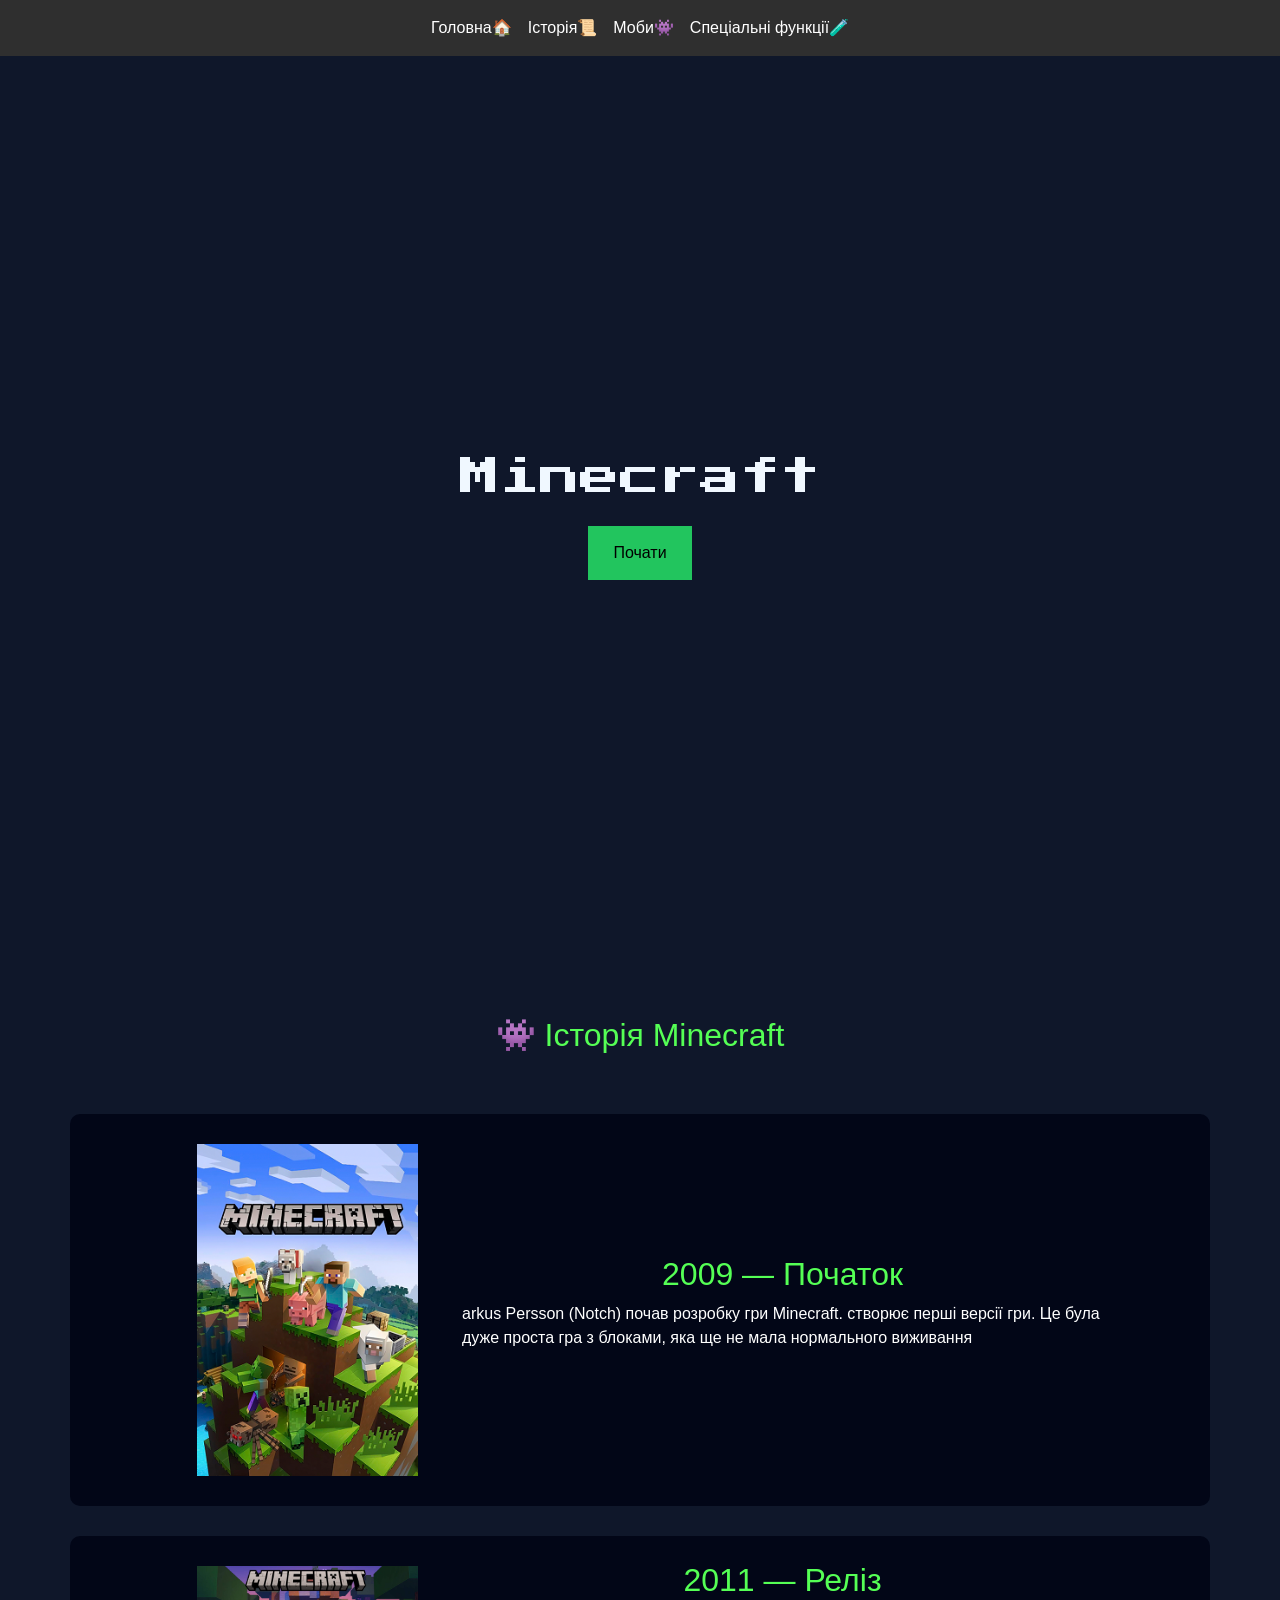
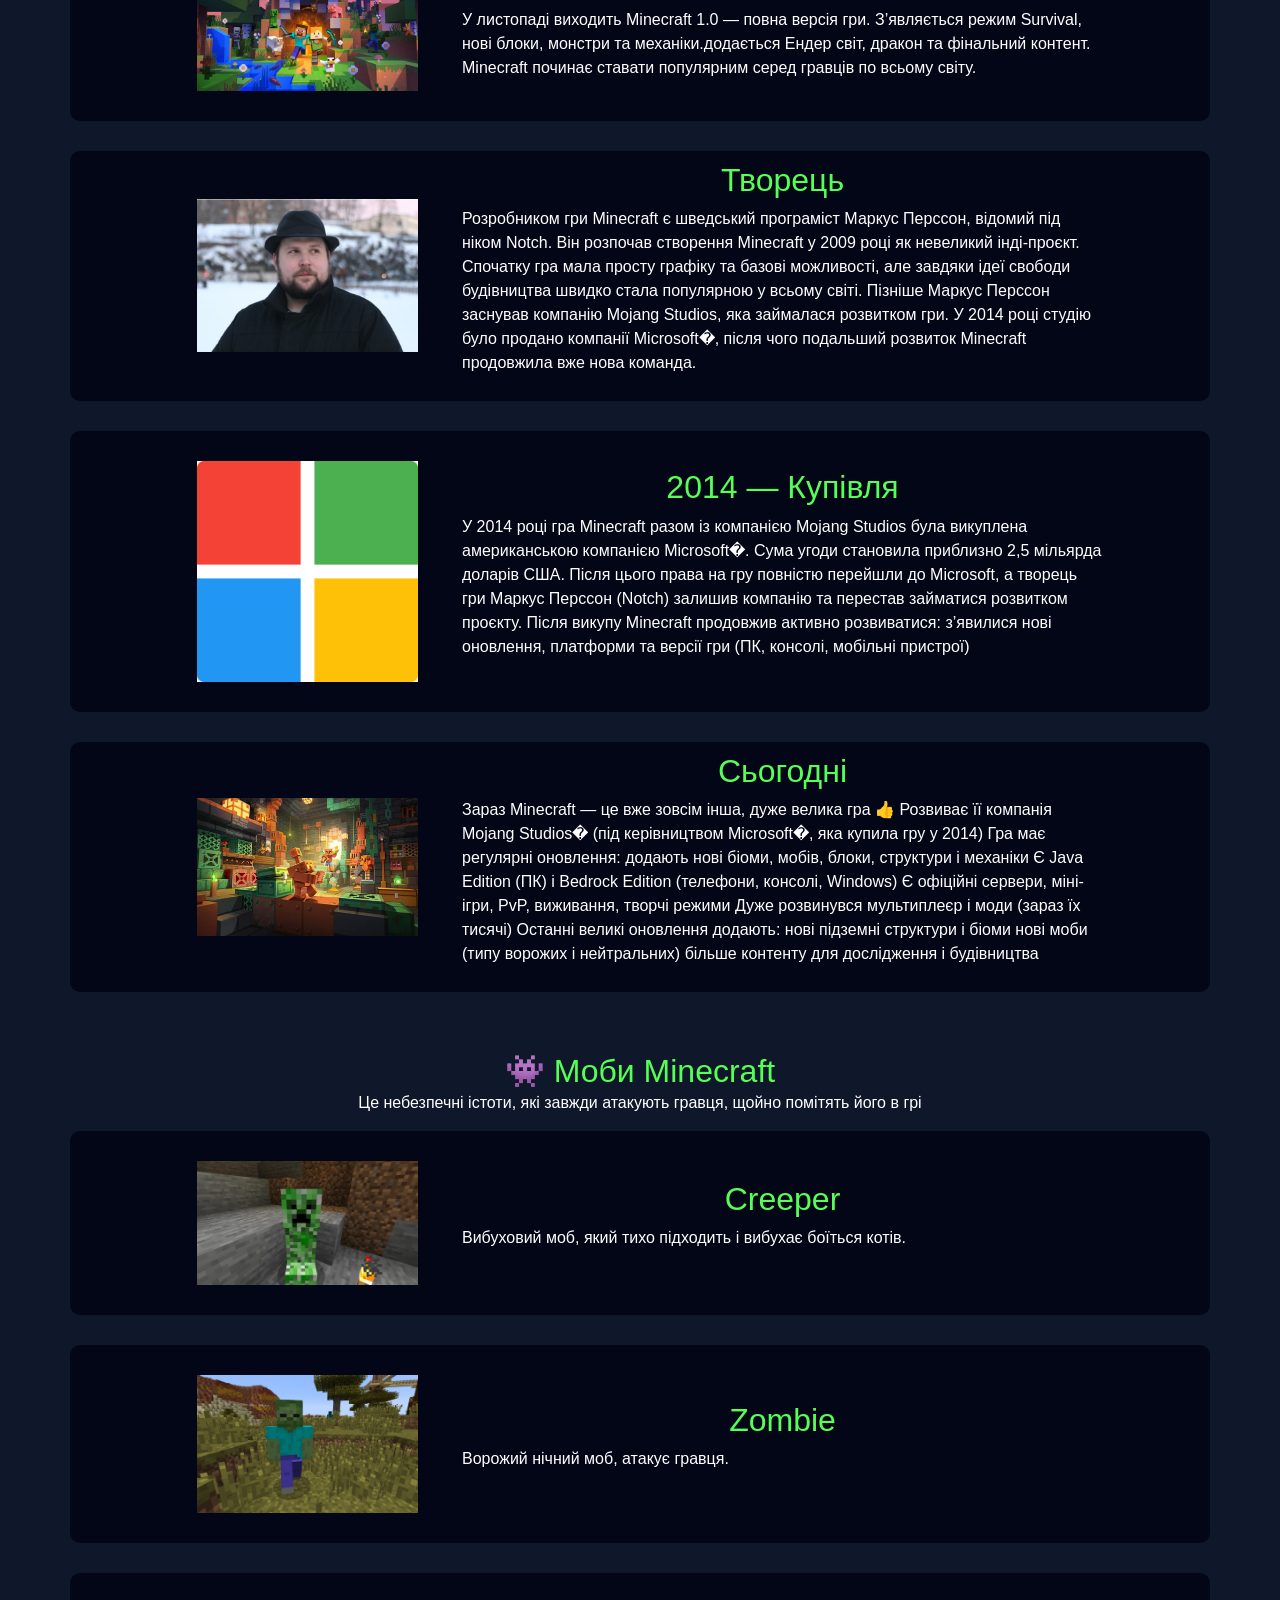
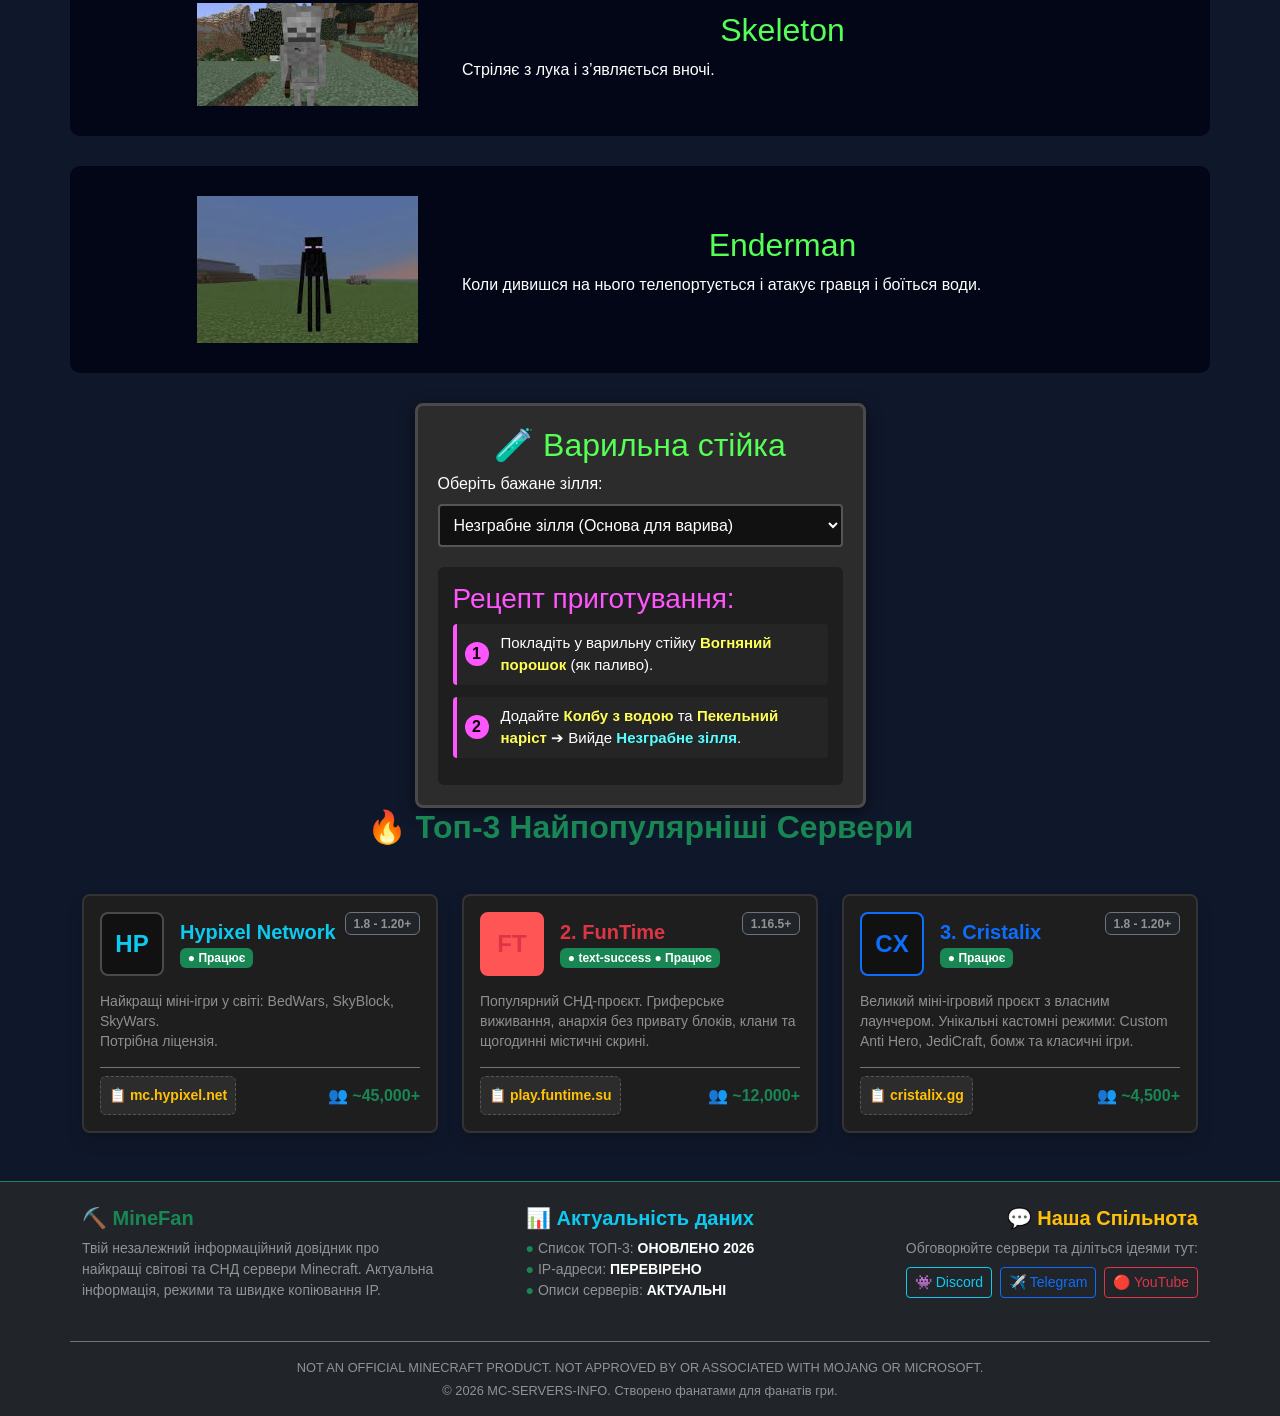
<file: minecraft/index.html>
<!DOCTYPE html>
<html lang="uk">

<head>
  <meta charset="UTF-8">
  <meta name="viewport" content="width=device-width, initial-scale=1.0">
  <title>MineFan — Топ Сервери Minecraft | Фан-сторінка</title>
  <link href="https://fonts.googleapis.com/css2?family=Press+Start+2P&display=swap" rel="stylesheet">
  <link href="https://cdn.jsdelivr.net/npm/bootstrap@5.3.8/dist/css/bootstrap.min.css" rel="stylesheet"
    integrity="sha384-sRIl4kxILFvY47J16cr9ZwB07vP4J8+LH7qKQnuqkuIAvNWLzeN8tE5YBujZqJLB" crossorigin="anonymous">
  <link rel="stylesheet" href="kalculator.css">
<link rel="shortcut icon" href="icon.webp" type="image/x-icon">
  <link rel="stylesheet" href="style.css">
</head>

<body>


  <a href="#">
    <div class="move-top"> ↑   </div>
  </a>


  <nav class="navbar navbar-expand-lg navbar-dark sticky-top">
    <div class="container-fluid">
      <button class="navbar-toggler" type="button" data-bs-toggle="collapse" data-bs-target="#navbarNav"
        aria-controls="navbarNav" aria-expanded="false" aria-label="Toggle navigation">
        <span class="navbar-toggler-icon"></span>
      </button>
      <div class="collapse navbar-collapse justify-content-center" id="navbarNav">
        <ul class="navbar-nav">
          <li class="nav-item">
            <a class="nav-link  " href="#">Головна🏠</a>
          </li>
          <li class="nav-item">
            <a class="nav-link" href="#history">Історія📜</a>
          </li>
          <li class="nav-item">
            <a class="nav-link" href="#mobs">Моби👾</a>
          </li>
          <li class="nav-item">
            <a class="nav-link" href="#calc">Спеціальні функції🧪</a>
          </li>
        </ul>
      </div>
    </div>
  </nav>
  <div class="header ">

    <video class="fon-video" loop muted autoplay src="minecraft_gif.mp4"></video>

    <h1>Minecraft</h1>
  <a class="nav-link" href="#history">   <button onclick="scrollToContent()" class="btn-start">Почати</button></a>
  </div>



  <h2 style="text-align:center; margin-top:60px;margin-bottom:60px;">👾 Історія Minecraft</h2>
  <section id="history" class="card-wrap">
    <div class="container ">
      <!-- полчатлок картолчки -->
      <div class="row my-card ">
        <div class="col-6 col-sm-5 col-md-4 col-lg-3">
          <div class="my-card-img">
            <img src="Minecraft_Cover_Art.png" alt="">
          </div>
        </div>
        <div class="col-sm-5 col-md-7 col-lg-7 ">
          <div class="my-card-text">
            <h2>2009 — Початок</h2>
            <p>arkus Persson (Notch) почав розробку гри Minecraft. створює перші версії гри.
              Це була дуже проста гра з блоками, яка ще не мала нормального виживання</p>
          </div>
        </div>
      </div>
      <!-- Кінець карточки -->

      <div class="row my-card ">
        <div class="col-6 col-sm-5 col-md-4 col-lg-3">
          <div class="my-card-img">
            <img src="minecraft2art.jpg" alt="">
          </div>
        </div>
        <div class="col-sm-5 col-md-7 col-lg-7 ">
          <div class="my-card-text">
            <h2>2011 — Реліз</h2>
            <p>У листопаді виходить Minecraft 1.0 — повна версія гри. З’являється режим Survival, нові блоки, монстри та
              механіки.додається Ендер світ, дракон та фінальний контент.
              Minecraft починає ставати популярним серед гравців по всьому світу.</p>
          </div>
        </div>
      </div>

      <div class="row my-card ">
        <div class="col-6 col-sm-5 col-md-4 col-lg-3">
          <div class="my-card-img">
            <img src="Minecraftavtor.jpg" alt="">
          </div>
        </div>
        <div class="col-sm-5 col-md-7 col-lg-7 ">
          <div class="my-card-text">
            <h2>Творець</h2>
            <p>Розробником гри Minecraft є шведський програміст Маркус Перссон, відомий під ніком Notch.
              Він розпочав створення Minecraft у 2009 році як невеликий інді-проєкт. Спочатку гра мала просту графіку
              та базові можливості, але завдяки ідеї свободи будівництва швидко стала популярною у всьому світі.
              Пізніше Маркус Перссон заснував компанію Mojang Studios, яка займалася розвитком гри. У 2014 році студію
              було продано компанії Microsoft⁠�, після чого подальший розвиток Minecraft продовжила вже нова команда.
            </p>
          </div>
        </div>
      </div>

      <div class="row my-card ">
        <div class="col-6 col-sm-5 col-md-4 col-lg-3">
          <div class="my-card-img">
            <img src="ikon.jpg" alt="">
          </div>
        </div>
        <div class="col-sm-5 col-md-7 col-lg-7 ">
          <div class="my-card-text">
            <h2>2014 — Купівля</h2>
            <p>У 2014 році гра Minecraft разом із компанією Mojang Studios була викуплена американською компанією
              Microsoft⁠�.
              Сума угоди становила приблизно 2,5 мільярда доларів США. Після цього права на гру повністю перейшли до
              Microsoft, а творець гри Маркус Перссон (Notch) залишив компанію та перестав займатися розвитком
              проєкту.
              Після викупу Minecraft продовжив активно розвиватися: з’явилися нові оновлення, платформи та версії гри
              (ПК, консолі, мобільні пристрої)</p>
          </div>
        </div>
      </div>

      <div class="row my-card ">
        <div class="col-6 col-sm-5 col-md-4 col-lg-3">
          <div class="my-card-img">
            <img src="nove.jpg" alt="">
          </div>
        </div>
        <div class="col-sm-5 col-md-7 col-lg-7 ">
          <div class="my-card-text">
            <h2>Сьогодні</h2>
            <p>Зараз Minecraft — це вже зовсім інша, дуже велика гра 👍
              Розвиває її компанія Mojang Studios⁠� (під керівництвом Microsoft⁠�, яка купила гру у 2014)
              Гра має регулярні оновлення: додають нові біоми, мобів, блоки, структури і механіки
              Є Java Edition (ПК) і Bedrock Edition (телефони, консолі, Windows)
              Є офіційні сервери, міні-ігри, PvP, виживання, творчі режими
              Дуже розвинувся мультиплеєр і моди (зараз їх тисячі)
              Останні великі оновлення додають:
              нові підземні структури і біоми
              нові моби (типу ворожих і нейтральних)
              більше контенту для дослідження і будівництва</p>
          </div>
        </div>
      </div>



    </div>
  </section>
  <h2 id="mobs" style="text-align:center;margin-top:60px;margin-bottom:0px;">👾 Моби Minecraft</h2>
  <p style="text-align:center;"> Це небезпечні істоти, які завжди атакують гравця, щойно помітять його в грі</p>
  <section class="card-wrap">
    <div class="container ">
      <!-- полчатлок картолчки -->
      <div class="row my-card ">
        <div class="col-6 col-sm-5 col-md-4 col-lg-3">
          <div class="my-card-img">
            <img src="creeper-minecraft.webp" alt="">
          </div>
        </div>
        <div class="col-sm-5 col-md-7 col-lg-7 ">
          <div class="my-card-text">
            <h2>Creeper</h2>
            <p>Вибуховий моб, який тихо підходить і вибухає боїться котів.</p>
          </div>
        </div>
      </div>
      <!-- Кінець карточки -->
      <div class="row my-card ">
        <div class="col-6 col-sm-5 col-md-4 col-lg-3">
          <div class="my-card-img">
            <img src="minecraft-zombie-guide-4.webp" alt="">
          </div>
        </div>
        <div class="col-sm-5 col-md-7 col-lg-7 ">
          <div class="my-card-text">
            <h2>Zombie</h2>
            <p>Ворожий нічний моб, атакує гравця.</p>
          </div>
        </div>
      </div>
      <div class="row my-card ">
        <div class="col-6 col-sm-5 col-md-4 col-lg-3">
          <div class="my-card-img">
            <img src="skelet.jpg" alt="">
          </div>
        </div>
        <div class="col-sm-5 col-md-7 col-lg-7 ">
          <div class="my-card-text">
            <h2>Skeleton</h2>
            <p>Стріляє з лука і з’являється вночі.</p>
          </div>
        </div>
      </div>
      <div class="row my-card ">
        <div class="col-6 col-sm-5 col-md-4 col-lg-3">
          <div class="my-card-img">
            <img src="enderman.jpg" alt="">
          </div>
        </div>
        <div class="col-sm-5 col-md-7 col-lg-7 ">
          <div class="my-card-text">
            <h2>Enderman</h2>
            <p>Коли дивишся на нього телепортується і атакує гравця і боїться води.</p>
          </div>
        </div>
      </div>

    </div>
  </section>


  <div class="container" id="calc">
    <div class="row justify-content-center ">
      <div class="col-sm-10 col-md-6 col-lg-5">


        <div class="calculator">
          <h2>🧪 Варильна стійка</h2>
          <label for="potionSelect" style="display:block; margin-bottom:8px;">Оберіть бажане зілля:</label>
          <select id="potionSelect" onchange="calculatePotion()">
            <optgroup label="🧪 Базові зілля (Основа)">
              <option selected value="awkward">Незграбне зілля (Основа для варива)</option>
              <option value="weakness">Зілля слабкості (1:30)</option>
              <option value="weakness_long">Зілля слабкості (подовжене) (4:00)</option>
            </optgroup>

            <optgroup label="❤️ Позитивні ефекти">
              <option value="healing">Зілля лікування (Миттєве здоров'я)</option>
              <option value="healing2">Зілля лікування II</option>
              <option value="regeneration">Зілля регенерації (0:45)</option>
              <option value="regeneration_long">Зілля регенерації (подовжене) (1:30)</option>
              <option value="regeneration2">Зілля регенерації II (0:22)</option>
              <option value="strength">Зілля сили (3:00)</option>
              <option value="strength_long">Зілля сили (подовжене) (8:00)</option>
              <option value="strength2">Зілля сили II (1:30)</option>
              <option value="swiftness">Зілля швидкості (3:00)</option>
              <option value="swiftness_long">Зілля швидкості (подовжене) (8:00)</option>
              <option value="swiftness2">Зілля швидкості II (1:30)</option>
              <option value="leaping">Зілля стрибучості (3:00)</option>
              <option value="leaping_long">Зілля стрибучості (подовжене) (8:00)</option>
              <option value="leaping2">Зілля стрибучості II (1:30)</option>
              <option value="fire_resistance">Зілля вогнестійкості (3:00)</option>
              <option value="fire_resistance_long">Зілля вогнестійкості (подовжене) (8:00)</option>
              <option value="water_breathing">Зілля підводного дихання (3:00)</option>
              <option value="water_breathing_long">Зілля підводного дихання (подовжене) (8:00)</option>
              <option value="night_vision">Зілля нічного бачення (3:00)</option>
              <option value="night_vision_long">Зілля нічного бачення (подовжене) (8:00)</option>
              <option value="invisibility">Зілля невидимості (3:00)</option>
              <option value="invisibility_long">Зілля невидимості (подовжене) (8:00)</option>
              <option value="slow_falling">Зілля повільного падіння (1:30)</option>
              <option value="slow_falling_long">Зілля повільного падіння (подовжене) (4:00)</option>
            </optgroup>

            <optgroup label="☠️ Негативні ефекти">
              <option value="poison">Зілля отрути (0:45)</option>
              <option value="poison_long">Зілля отрути (подовжене) (1:30)</option>
              <option value="poison2">Зілля отрути II (0:22)</option>
              <option value="harming">Зілля шкоди (Миттєва шкода)</option>
              <option value="harming2">Зілля шкоди II</option>
              <option value="slowness">Зілля повільності (1:30)</option>
              <option value="slowness_long">Зілля повільності (подовжене) (4:00)</option>
              <option value="slowness4">Зілля повільності IV (0:20)</option>
            </optgroup>

            <optgroup label="✨ Особливі та Нові зілля (1.21+)">
              <option value="turtle_master">Зілля повелителя черепах (0:20)</option>
              <option value="turtle_master_long">Зілля повелителя черепах (подовжене) (0:40)</option>
              <option value="turtle_master2">Зілля повелителя черепах II (0:20)</option>
              <option value="wind_charged">Зілля вітряного заряду (3:00)</option>
              <option value="weaving">Зілля ткацтва (3:00)</option>
              <option value="oozing">Зілля слизовиділення (3:00)</option>
              <option value="infested">Зілля зараження (3:00)</option>
            </optgroup>
          </select>
          <div id="recipeBox" class="recipe-box">
            <h3 style="margin-top:0; color:#ff55ff;">Рецепт приготування:</h3>
            <div id="stepsContainer"></div>
          </div>
        </div>
      </div>
    </div>
  </div>

  <div class="container mb-5">
    <div class="text-center mb-5">
      <h2 class="text-success fw-bold">🔥 Топ-3 Найпопулярніші Сервери</h2>
    </div>

    <div class="row g-4 justify-content-center">

      <!-- СЕРВЕР 1: HYPIXEL -->
      <div class="col-lg-4 col-md-6">
        <div class="card server-card text-white p-3 h-100 rounded-3 shadow">
          <div class="d-flex align-items-center mb-3">
            <div class="server-icon me-3 text-info">HP</div>
            <div class="flex-grow-1">
              <h5 class="mb-0 text-info fw-bold">Hypixel Network</h5>
              <span class="badge bg-success mt-1" style="font-size: 0.75rem;">● Працює</span>
            </div>
            <span class="badge bg-dark border border-secondary text-white-50 align-self-start">1.8 - 1.20+</span>
          </div>
          <div class="mb-3 text-white-50 small" style="min-height: 40px; line-height: 1.4;">
            Найкращі міні-ігри у світі: BedWars, SkyBlock, SkyWars.<br>Потрібна ліцензія.
          </div>
          <div class="d-flex justify-content-between align-items-center mt-auto pt-2 border-top border-secondary">
            <div class="p-2 rounded ip-badge text-warning small" onclick="copyServerIp('mc.hypixel.net', this)">
              📋 <b>mc.hypixel.net</b>
            </div>
            <div class="fw-bold text-success">
              👥 ~45,000+
            </div>
          </div>
        </div>
      </div>

      <div class="col-lg-4 col-md-6">
        <div class="card server-card text-white p-3 h-100 rounded-3 shadow">
          <div class="d-flex align-items-center mb-3">
            <div class="server-icon me-3 text-danger"
              style="background-color: #ff5555; color: #fff; border-color: #ff5555;">FT</div>
            <div class="flex-grow-1">
              <h5 class="mb-0 text-danger fw-bold">2. FunTime</h5>
              <span class="badge bg-success mt-1" style="font-size: 0.75rem;">● text-success ● Працює</span>
            </div>
            <span class="badge bg-dark border border-secondary text-white-50 align-self-start">1.16.5+</span>
          </div>
          <div class="mb-3 text-white-50 small" style="min-height: 40px; line-height: 1.4;">
            Популярний СНД-проєкт. Гриферське виживання, анархія без привату блоків, клани та щогодинні містичні скрині.
          </div>
          <div class="d-flex justify-content-between align-items-center mt-auto pt-2 border-top border-secondary">
            <div class="p-2 rounded ip-badge text-warning small" onclick="copyServerIp('play.funtime.su', this)">
              📋 <b>play.funtime.su</b>
            </div>
            <div class="fw-bold text-success">
              👥 ~12,000+
            </div>
          </div>
        </div>
      </div>

      <!-- 3 СЕРВЕР: CRISTALIX -->
      <div class="col-lg-4 col-md-6">
        <div class="card server-card text-white p-3 h-100 rounded-3 shadow">
          <div class="d-flex align-items-center mb-3">
            <div class="server-icon me-3 text-primary" style="border-color: #0d6efd; color: #0d6efd;">CX</div>
            <div class="flex-grow-1">
              <h5 class="mb-0 text-primary fw-bold">3. Cristalix</h5>
              <span class="badge bg-success mt-1" style="font-size: 0.75rem;">● Працює</span>
            </div>
            <span class="badge bg-dark border border-secondary text-white-50 align-self-start">1.8 - 1.20+</span>
          </div>
          <div class="mb-3 text-white-50 small" style="min-height: 40px; line-height: 1.4;">
            Великий міні-ігровий проєкт з власним лаунчером. Унікальні кастомні режими: Custom Anti Hero, JediCraft,
            бомж та класичні ігри.
          </div>
          <div class="d-flex justify-content-between align-items-center mt-auto pt-2 border-top border-secondary">
            <div class="p-2 rounded ip-badge text-warning small" onclick="copyServerIp('cristalix.gg', this)">
              📋 <b>cristalix.gg</b>
            </div>
            <div class="fw-bold text-success">
              👥 ~4,500+
            </div>
          </div>
        </div>
      </div>

    </div>
  </div>

<footer class="bg-dark text-white border-top border-success pt-4 mt-5">
    <div class="container">
        <div class="row g-4 text-center text-md-start">
            
            <!-- Стовпчик 1: Про твій сайт -->
            <div class="col-md-4">
                <h5 class="text-success fw-bold">⛏️ MineFan </h5>
                <p class="text-white-50 small">Твій незалежний інформаційний довідник про найкращі світові та СНД сервери Minecraft. Актуальна інформація, режими та швидке копіювання IP.</p>
            </div>

            <!-- Стовпчик 2: Статус інформації про сервери -->
            <div class="col-md-4 text-md-center">
                <h5 class="text-info fw-bold">📊 Актуальність даних</h5>
                <div class="d-inline-block text-start small text-white-50">
                    <div><span class="text-success">●</span> Список ТОП-3: <b class="text-white">ОНОВЛЕНО 2026</b></div>
                    <div><span class="text-success">●</span> IP-адреси: <b class="text-white">ПЕРЕВІРЕНО</b></div>
                    <div><span class="text-success">●</span> Описи серверів: <b class="text-white">АКТУАЛЬНІ</b></div>
                </div>
            </div>

            <!-- Стовпчик 3: Соцмережі твого сайту -->
            <div class="col-md-4 text-md-end">
                <h5 class="text-warning fw-bold">💬 Наша Спільнота</h5>
                <p class="text-white-50 small mb-2">Обговорюйте сервери та діліться ідеями тут:</p>
                <div class="d-flex justify-content-center justify-content-md-end gap-2">
                    <a href="#" class="btn btn-sm btn-outline-info">👾 Discord</a>
                    <a href="#" class="btn btn-sm btn-outline-primary">✈️ Telegram</a>
                    <a href="#" class="btn btn-sm btn-outline-danger">🔴 YouTube</a>
                </div>
            </div>

        </div>

        <!-- Офіційний дисклеймер Майнкрафт -->
        <div class="row mt-4 pt-3 border-top border-secondary text-center text-white-50" style="font-size: 0.8rem;">
            <div class="col-12">
                <p class="mb-1">NOT AN OFFICIAL MINECRAFT PRODUCT. NOT APPROVED BY OR ASSOCIATED WITH MOJANG OR MICROSOFT.</p>
                <p class="mb-3">&copy; 2026 MC-SERVERS-INFO. Створено фанатами для фанатів гри.</p>
            </div>
        </div>
    </div>
</footer>
  
  <script src="https://cdn.jsdelivr.net/npm/bootstrap@5.3.8/dist/js/bootstrap.bundle.min.js"
    integrity="sha384-FKyoEForCGlyvwx9Hj09JcYn3nv7wiPVlz7YYwJrWVcXK/BmnVDxM+D2scQbITxI"
    crossorigin="anonymous"></script>
  <script src="script1.js"></script>
  <script src="kalculator.js"></script>
  <script src="server.js"></script>
</body>

</html>
</file>
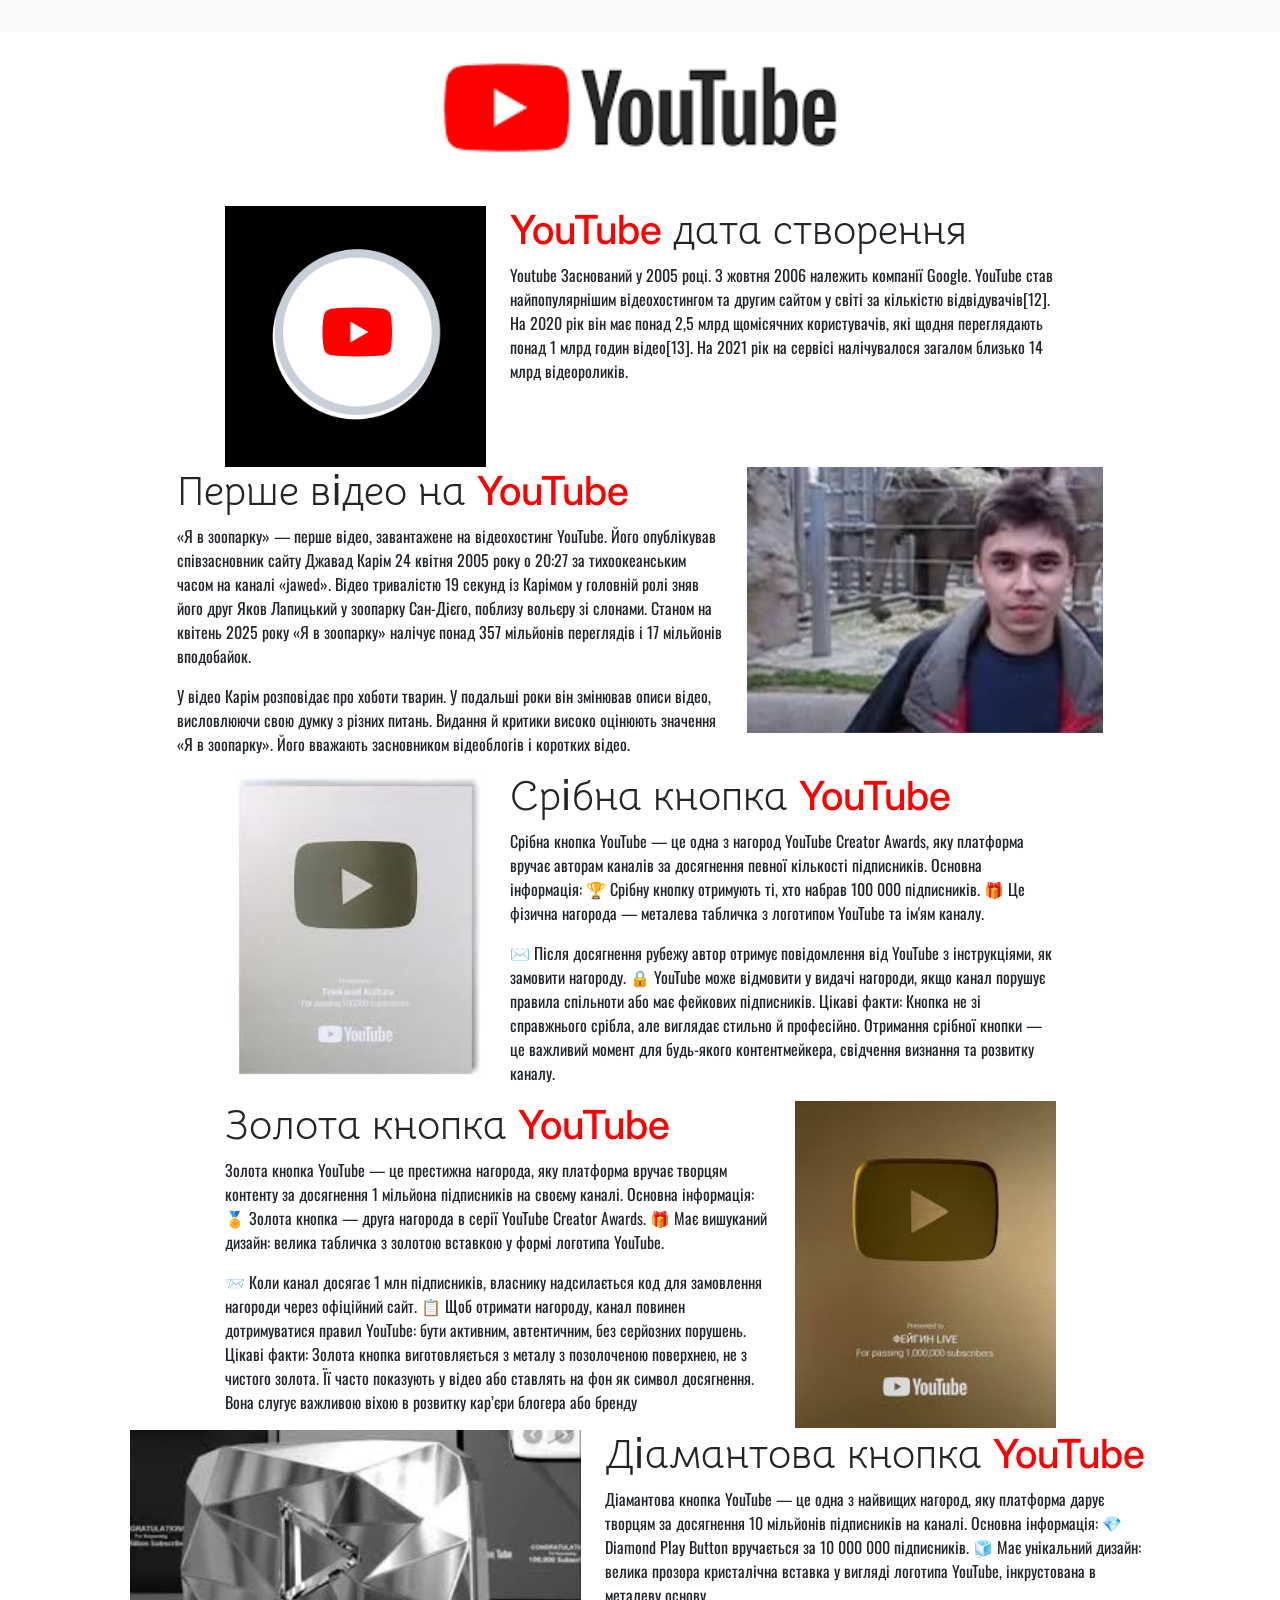
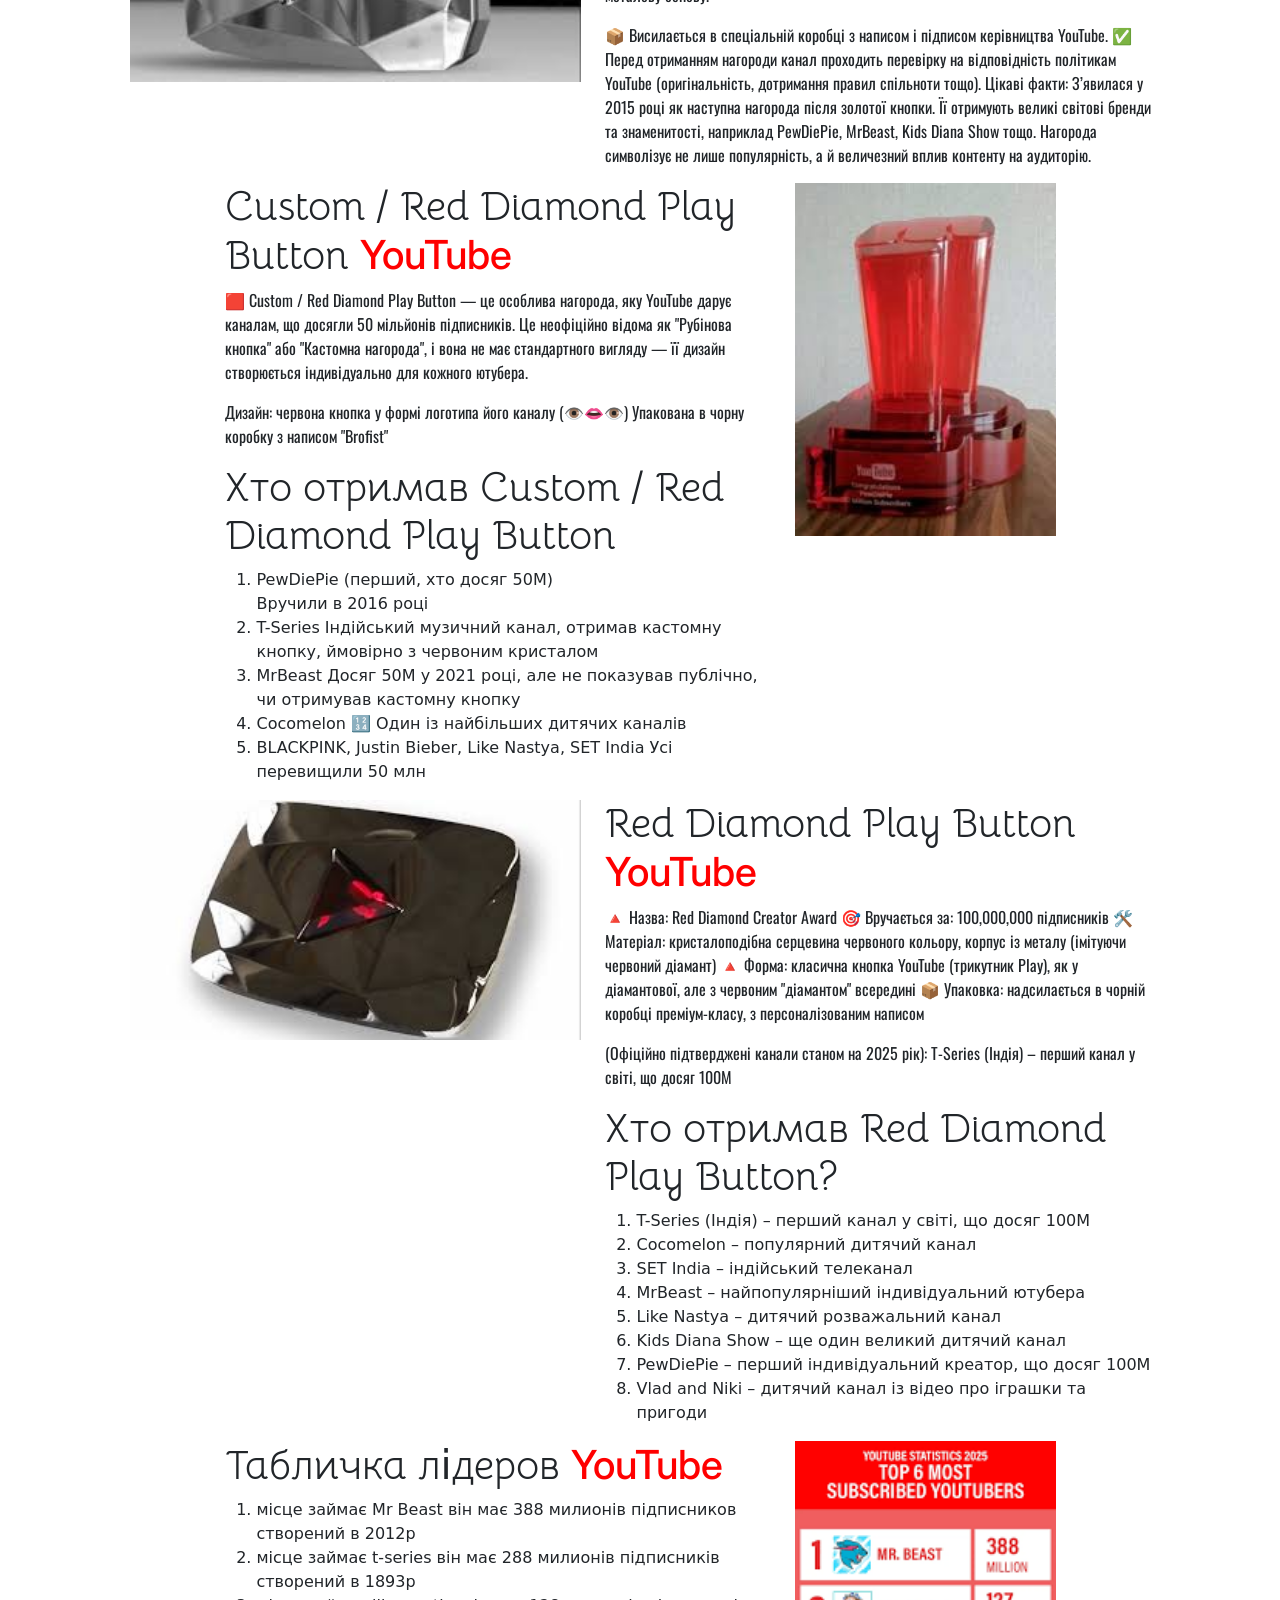
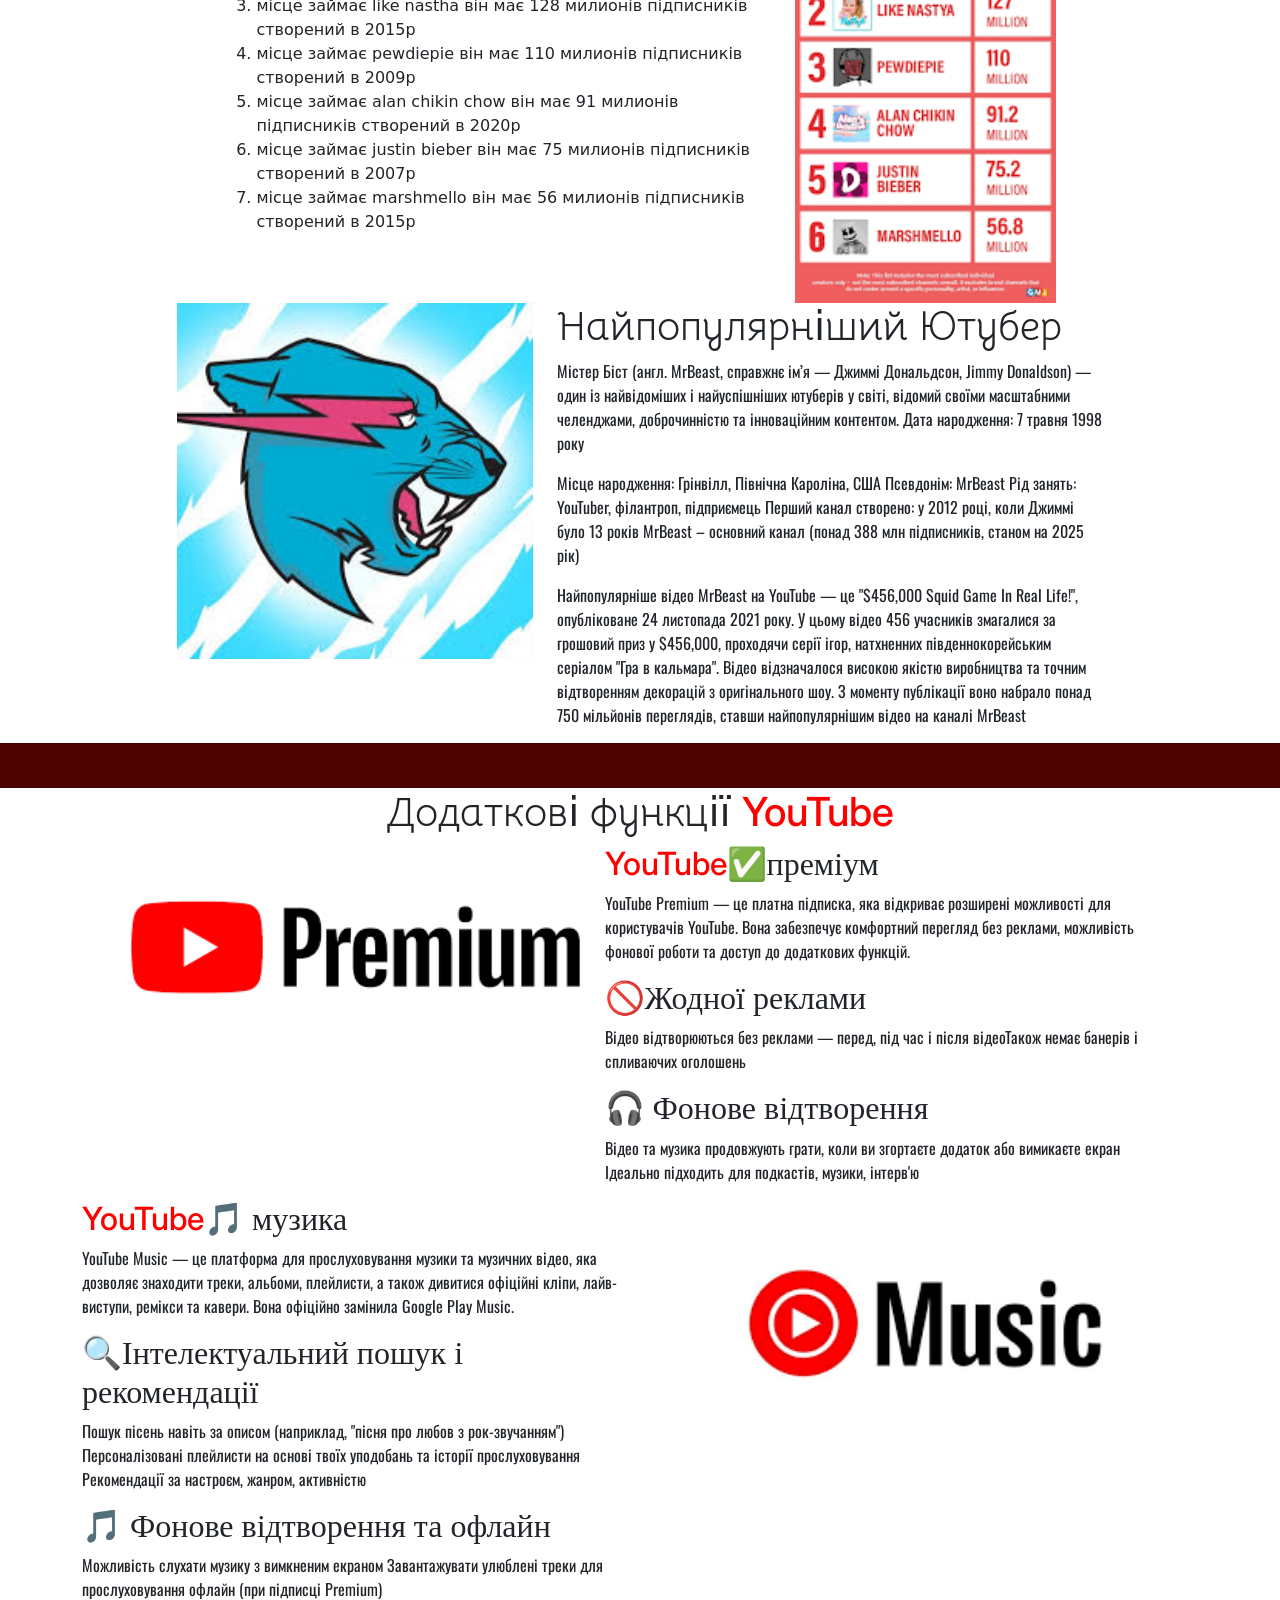
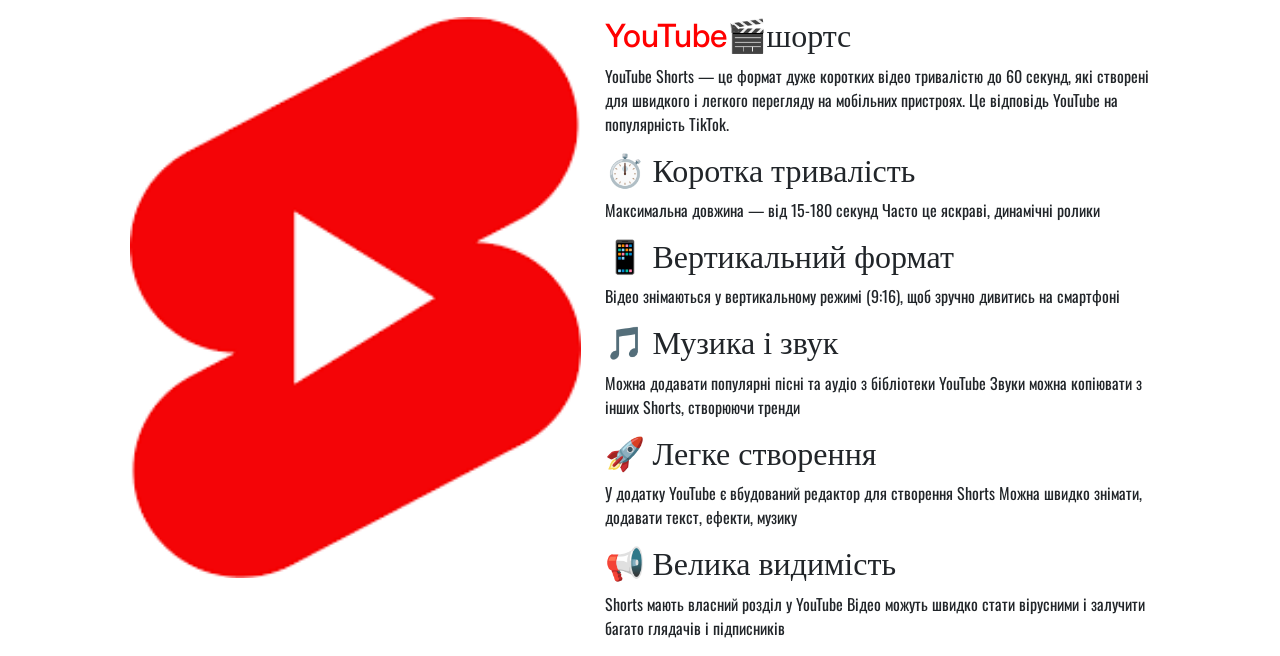
<file: youtube/index.html>
<!DOCTYPE html>
<html lang="ua-uk">

<head>
    <meta charset="UTF-8">
    <meta name="viewport" content="width=device-width, initial-scale=1.0">
    <title>Ютуб</title>
<link rel="shortcut icon" href="img/ico.png" type="image/x-icon">
    <link rel="preconnect" href="https://fonts.googleapis.com">
    <link rel="preconnect" href="https://fonts.gstatic.com" crossorigin>
    <link
        href="https://fonts.googleapis.com/css2?family=Inter:ital,opsz,wght@0,14..32,100..900;1,14..32,100..900&display=swap"
        rel="stylesheet">
    <link
        href="https://fonts.googleapis.com/css2?family=Alumni+Sans:ital,wght@0,100..900;1,100..900&family=Cormorant+Garamond:ital,wght@0,300..700;1,300..700&family=Onest:wght@100..900&family=Oswald:wght@200..700&family=Playfair+Display:ital,wght@0,400..900;1,400..900&display=swap"
        rel="stylesheet">
        <link href="https://fonts.googleapis.com/css2?family=Bellota:ital,wght@0,300;0,400;0,700;1,300;1,400;1,700&display=swap" rel="stylesheet">

    <link href="https://cdn.jsdelivr.net/npm/bootstrap@5.3.6/dist/css/bootstrap.min.css" rel="stylesheet"
        integrity="sha384-4Q6Gf2aSP4eDXB8Miphtr37CMZZQ5oXLH2yaXMJ2w8e2ZtHTl7GptT4jmndRuHDT" crossorigin="anonymous">
    <link rel="stylesheet" href="style.css">
</head>

<body>

    <nav class="navbar navbar-expand-lg bg-body-tertiary">
        <div class="container-fluid">
            <a class="navbar-brand" href="#"></a>
            <button class="navbar-toggler" type="button" data-bs-toggle="collapse" data-bs-target="#navbarNav"
                aria-controls="navbarNav" aria-expanded="false" aria-label="Toggle navigation">
                <span class="navbar-toggler-icon"></span>
            </button>
            <div class="collapse navbar-collapse" id="navbarNav">
                <ul class="navbar-nav">
                    <li class="nav-item">
                        <a class="nav-link active" aria-current="page" href="#"></a>
                    </li>
                    <li class="nav-item">
                        <a class="nav-link" href="#"></a>
                    </li>
                    <li class="nav-item">
                        <a class="nav-link" href="#"></a>
                    </li>
                    <li class="nav-item">
                        <a class="nav-link disabled" aria-disabled="true"></a>
                    </li>
                </ul>
            </div>
        </div>
    </nav>

    <div class="container">
        <div class="row justify-content-center">
            <div class="col-md-6">
                <img src="img/youtube.png" alt="">

            </div>
        </div>
    </div>

    <div class="container">
        <div class="row justify-content-center">
            <div class="col-md-3">
                <img src="img/youtube-ikon.webp" alt="">


            </div>
            <div class="col-md-6">
                <H1><span class="youtube-word"> YouTube</span> дата створення</H1>
                <p>Youtube Заснований у 2005 році. З жовтня 2006 належить компанії Google. YouTube став найпопулярнішим
                    відеохостингом та другим сайтом у світі за кількістю відвідувачів[12]. На 2020 рік він має понад 2,5
                    млрд щомісячних користувачів, які щодня переглядають понад 1 млрд годин відео[13]. На 2021 рік на
                    сервісі налічувалося загалом близько 14 млрд відеороликів.</p>
            </div>
        </div>
    </div>
    <div class="container">
        <div class="row justify-content-center">
            <div class="col-md-6">
                <h1>Перше відео на <span class="youtube-word"> YouTube</span></h1>
                <p>«Я в зоопарку» — перше відео, завантажене на відеохостинг YouTube. Його опублікував співзасновник
                    сайту Джавад Карім 24 квітня 2005 року о 20:27 за тихоокеанським часом на каналі «jawed». Відео
                    тривалістю 19 секунд із Карімом у головній ролі зняв його друг Яков Лапицький у зоопарку Сан-Дієго,
                    поблизу вольєру зі слонами. Станом на квітень 2025 року «Я в зоопарку» налічує понад 357 мільйонів
                    переглядів і 17 мільйонів вподобайок.
                </p>
                <p>
                    У відео Карім розповідає про хоботи тварин. У подальші роки він змінював описи відео, висловлюючи
                    свою думку з різних питань. Видання й критики високо оцінюють значення «Я в зоопарку». Його вважають
                    засновником відеоблогів і коротких відео.</p>
            </div>
            <div class="col-md-4">
                <img src="img/img-video.jpg" alt="">
            </div>
        </div>
    </div>


    <div class="container">
        <div class="row justify-content-center">
            <div class="col-md-3">
                <img src="img/img-zelezo.jpg" alt="">
            </div>
            <div class="col-md-6">
                <H1> Срібна кнопка <span class="youtube-word"> YouTube</span> </H1>
                <p>Срібна кнопка YouTube — це одна з нагород YouTube Creator Awards, яку платформа вручає авторам
                    каналів за досягнення певної кількості підписників.

                    Основна інформація:
                    🏆 Срібну кнопку отримують ті, хто набрав 100 000 підписників.

                    🎁 Це фізична нагорода — металева табличка з логотипом YouTube та ім'ям каналу.</p>

                <p>✉️ Після досягнення рубежу автор отримує повідомлення від YouTube з інструкціями, як замовити
                    нагороду.

                    🔒 YouTube може відмовити у видачі нагороди, якщо канал порушує правила спільноти або має фейкових
                    підписників.

                    Цікаві факти:
                    Кнопка не зі справжнього срібла, але виглядає стильно й професійно.



                    Отримання срібної кнопки — це важливий момент для будь-якого контентмейкера, свідчення визнання та
                    розвитку каналу.</p>


            </div>
        </div>
    </div>



    <div class="container">
        <div class="row justify-content-center">
            <div class="col-md-6">
                <H1> Золота кнопка <span class="youtube-word"> YouTube</span> </H1>
                <p>Золота кнопка YouTube — це престижна нагорода, яку платформа вручає творцям контенту за досягнення 1
                    мільйона підписників на своєму каналі.

                    Основна інформація:
                    🏅 Золота кнопка — друга нагорода в серії YouTube Creator Awards.

                    🎁 Має вишуканий дизайн: велика табличка з золотою вставкою у формі логотипа YouTube.</p>

                <p>📨 Коли канал досягає 1 млн підписників, власнику надсилається код для замовлення нагороди через
                    офіційний сайт.

                    📋 Щоб отримати нагороду, канал повинен дотримуватися правил YouTube: бути активним, автентичним,
                    без серйозних порушень.

                    Цікаві факти:
                    Золота кнопка виготовляється з металу з позолоченою поверхнею, не з чистого золота.

                    Її часто показують у відео або ставлять на фон як символ досягнення.

                    Вона слугує важливою віхою в розвитку кар’єри блогера або бренду</p>
            </div>
            <div class="col-md-3">
                <img src="img/img-gold.jpg" alt="">
            </div>

        </div>
    </div>


    <div class="container">
        <div class="row justify-content-center">
            <div class="col-md-5">
                <img src="img/img-almaz.jpg" alt="">
            </div>
            <div class="col-md-6">
                <H1> Діамантова кнопка <span class="youtube-word"> YouTube</span> </H1>
                <p>Діамантова кнопка YouTube — це одна з найвищих нагород, яку платформа дарує творцям за досягнення 10
                    мільйонів підписників на каналі.

                    Основна інформація:
                    💎 Diamond Play Button вручається за 10 000 000 підписників.

                    🧊 Має унікальний дизайн: велика прозора кристалічна вставка у вигляді логотипа YouTube,
                    інкрустована в металеву основу.</p>

                <p>📦 Висилається в спеціальній коробці з написом і підписом керівництва YouTube.

                    ✅ Перед отриманням нагороди канал проходить перевірку на відповідність політикам YouTube
                    (оригінальність, дотримання правил спільноти тощо).

                    Цікаві факти:
                    З’явилася у 2015 році як наступна нагорода після золотої кнопки.

                    Її отримують великі світові бренди та знаменитості, наприклад PewDiePie, MrBeast, Kids Diana Show
                    тощо.

                    Нагорода символізує не лише популярність, а й величезний вплив контенту на аудиторію.</p>
            </div>
        </div>
    </div>

    <div class="container">
        <div class="row justify-content-center">
            <div class="col-md-6">
                <H1> Custom / Red Diamond Play Button <span class="youtube-word"> YouTube</span> </H1>
                <p>🟥 Custom / Red Diamond Play Button — це особлива нагорода, яку YouTube дарує каналам, що досягли 50
                    мільйонів підписників. Це неофіційно відома як "Рубінова кнопка" або "Кастомна нагорода", і вона не
                    має стандартного вигляду — її дизайн створюється індивідуально для кожного ютубера.

                </p>
                <p>Дизайн: червона кнопка у формі логотипа його каналу (👁️👄👁️)

                    Упакована в чорну коробку з написом "Brofist"</p>
                <h1>Хто отримав Custom / Red Diamond Play Button</h1>
                <ol>
                    <li>PewDiePie (перший, хто досяг 50M)</li>




                    Вручили в 2016 році

                    <li>T-Series
                        Індійський музичний канал, отримав кастомну кнопку, ймовірно з червоним кристалом</li>



                    <li>MrBeast
                        Досяг 50M у 2021 році, але не показував публічно, чи отримував кастомну кнопку</li>

                    <li>Cocomelon 🔢 Один із найбільших дитячих каналів</li>


                    <li>BLACKPINK, Justin Bieber, Like Nastya, SET India Усі перевищили 50 млн</li>




                </ol>
            </div>
            <div class="col-md-3">
                <img src="img/img-rubin.jpeg" alt="">
            </div>
        </div>
    </div>

    <div class="container">
        <div class="row justify-content-center">
            <div class="col-md-5">
                <img src="img/img-100m.jpeg" alt="">
            </div>
            <div class="col-md-6">
                <H1> Red Diamond Play Button <span class="youtube-word"> YouTube</span> </H1>
                <P>🔺 Назва: Red Diamond Creator Award

                    🎯 Вручається за: 100,000,000 підписників

                    🛠️ Матеріал: кристалоподібна серцевина червоного кольору, корпус із металу (імітуючи червоний
                    діамант)

                    🔺 Форма: класична кнопка YouTube (трикутник Play), як у діамантової, але з червоним "діамантом"
                    всередині

                    📦 Упаковка: надсилається в чорній коробці преміум-класу, з персоналізованим написом</P>
                <P>(Офіційно підтверджені канали станом на 2025 рік):

                    T-Series (Індія) – перший канал у світі, що досяг 100M</P>












                <h1>Хто отримав Red Diamond Play Button?</h1>
                <ol>
                    <li>T-Series (Індія) – перший канал у світі, що досяг 100M</li>
                    <li>Cocomelon – популярний дитячий канал</li>
                    <li>SET India – індійський телеканал</li>
                    <li>MrBeast – найпопулярніший індивідуальний ютубера</li>
                    <li>Like Nastya – дитячий розважальний канал</li>
                    <li>Kids Diana Show – ще один великий дитячий канал</li>
                    <li>PewDiePie – перший індивідуальний креатор, що досяг 100M</li>
                    <li>Vlad and Niki – дитячий канал із відео про іграшки та пригоди</li>
                </ol>
            </div>
        </div>
    </div>





    <div class="container">
        <div class="row justify-content-center">
            <div class="col-md-6">
                <H1> Табличка лідеров <span class="youtube-word"> YouTube</span> </H1>
                <ol>
                    <li> місце займає Mr Beast він має 388 милионів підписников створений в 2012р</li>
                    <li> місце займає t-series він має 288 милионів підписників створений в 1893р</li>
                    <li> місце займає like nastha він має 128 милионів підписників створений в 2015р</li>
                    <li>місце займає pewdiepie він має 110 милионів підписників створений в 2009р</li>
                    <li>місце займає alan chikin chow він має 91 милионів підписників створений в 2020р</li>
                    <li>місце займає justin bieber він має 75 милионів підписників створений в 2007р</li>
                    <li>місце займає marshmello він має 56 милионів підписників створений в 2015р</li>
                </ol>
                <p>


                </p>
            </div>
            <div class="col-md-3">
                <img src="img/img-table.png" alt="">
            </div>
        </div>
    </div>



    <div class="container">
        <div class="row  justify-content-center">
            <div class="col-md-4">
                <img src="img/img-beast.jpg" alt="">
            </div>
            <div class="col-md-6">
                <h1>Найпопулярніший Ютубер </h1>
                <p>Містер Біст (англ. MrBeast, справжнє ім’я — Джиммі Дональдсон, Jimmy Donaldson) — один із
                    найвідоміших і найуспішніших ютуберів у світі, відомий своїми масштабними челенджами, доброчинністю
                    та інноваційним контентом.
                    Дата народження: 7 травня 1998 року</p>

                <p>Місце народження: Грінвілл, Північна Кароліна, США

                    Псевдонім: MrBeast

                    Рід занять: YouTuber, філантроп, підприємець

                    Перший канал створено: у 2012 році, коли Джиммі було 13 років
                    MrBeast – основний канал (понад 388 млн підписників, станом на 2025 рік)</p>
                <p>Найпопулярніше відео MrBeast на YouTube — це "$456,000 Squid Game In Real Life!", опубліковане 24
                    листопада 2021 року. У цьому відео 456 учасників змагалися за грошовий приз у $456,000, проходячи
                    серії ігор, натхненних південнокорейським серіалом "Гра в кальмара". Відео відзначалося високою
                    якістю виробництва та точним відтворенням декорацій з оригінального шоу. З моменту публікації воно
                    набрало понад 750 мільйонів переглядів, ставши найпопулярнішим відео на каналі MrBeast </p>


            </div>
        </div>
    </div>
    <div class="line-bg-color">

    </div>

    <div class="container ">
        <div class="row text-center">
            <div class="col-md-12">
                <h1> Додаткові функції <span class="youtube-word"> YouTube</span> </h1>
            </div>
        </div>
    </div>

    <div class="container">
        <div class="row justify-content-center">
            <div class="col-md-5">
                <img src="img/img-premium.png" alt="">
            </div>
            <div class="col-md-6">
                <H2><span class="youtube-word"> YouTube</span>✅преміум</H2>
                <P>YouTube Premium — це платна підписка, яка відкриває розширені можливості для користувачів YouTube.
                    Вона забезпечує комфортний перегляд без реклами, можливість фонової роботи та доступ до додаткових
                    функцій.</P>
                <h2>🚫Жодної реклами</h2>
                <p>Відео відтворюються без реклами — перед, під час і після відеоТакож немає банерів і спливаючих
                    оголошень</p>
                <h2>🎧 Фонове відтворення</h2>
                <p>Відео та музика продовжують грати, коли ви згортаєте додаток або вимикаєте екран

                    Ідеально підходить для подкастів, музики, інтерв'ю</p>


            </div>
        </div>
    </div>

    <div class="container">
        <div class="row justify-content-center">
            <div class="col-md-6">
                <H2><span class="youtube-word"> YouTube</span>🎵 музика </H2>
                <p>YouTube Music — це платформа для прослуховування музики та музичних відео, яка дозволяє знаходити
                    треки, альбоми, плейлисти, а також дивитися офіційні кліпи, лайв-виступи, ремікси та кавери.

                    Вона офіційно замінила Google Play Music.</p>

                <h2>🔍Інтелектуальний пошук і рекомендації</h2>
                <p>Пошук пісень навіть за описом (наприклад, "пісня про любов з рок-звучанням")

                    Персоналізовані плейлисти на основі твоїх уподобань та історії прослуховування

                    Рекомендації за настроєм, жанром, активністю</p>

                <h2>🎵 Фонове відтворення та офлайн</h2>
                <p>Можливість слухати музику з вимкненим екраном

                    Завантажувати улюблені треки для прослуховування офлайн (при підписці Premium)</p>



            </div>
            <div class="col-md-6">
                <img src="img/img-music.png" alt="">
            </div>
        </div>
    </div>

    <div class="container">
        <div class="row justify-content-center">



            <div class="col-md-5">
                <img src="img/img-short.png" alt="">
            </div>



            <div class="col-md-6">
                <H2><span class="youtube-word"> YouTube</span>🎬шортс </H2>
                <p>YouTube Shorts — це формат дуже коротких відео тривалістю до 60 секунд, які створені для швидкого і
                    легкого перегляду на мобільних пристроях. Це відповідь YouTube на популярність TikTok.
                </p>
                <h2>⏱️ Коротка тривалість</h2>
                <p>Максимальна довжина — від 15-180 секунд

                    Часто це яскраві, динамічні ролики</p>

                <h2>📱 Вертикальний формат</h2>
                <p>Відео знімаються у вертикальному режимі (9:16), щоб зручно дивитись на смартфоні</p>

                <h2>🎵 Музика і звук</h2>
                <p>Можна додавати популярні пісні та аудіо з бібліотеки YouTube

                    Звуки можна копіювати з інших Shorts, створюючи тренди</p>

                <h2>🚀 Легке створення</h2>
                <p>У додатку YouTube є вбудований редактор для створення Shorts

                    Можна швидко знімати, додавати текст, ефекти, музику</p>

                <h2> 📢 Велика видимість</h2>
                <p>Shorts мають власний розділ у YouTube

                    Відео можуть швидко стати вірусними і залучити багато глядачів і підписників</p>




            </div>
        </div>
    </div>











    <script src="https://cdn.jsdelivr.net/npm/bootstrap@5.3.6/dist/js/bootstrap.bundle.min.js"
        integrity="sha384-j1CDi7MgGQ12Z7Qab0qlWQ/Qqz24Gc6BM0thvEMVjHnfYGF0rmFCozFSxQBxwHKO"
        crossorigin="anonymous"></script>
</body>

</html>
</file>
<file: minecraft/kalculator.css>
.calculator {
    background-color: #2c2c2c;
    border: 3px solid #4a4a4a;
    border-radius: 8px;
    padding: 20px;

    width: 100%;
    box-shadow: 0 4px 15px rgba(0, 0, 0, 0.5);
}

h2 {
    text-align: center;
    color: #55ff55;
    margin-top: 0;
}

select {
    width: 100%;
    padding: 10px;
    background-color: #111;
    color: #fff;
    border: 2px solid #555;
    border-radius: 4px;
    font-size: 16px;
    cursor: pointer;
}

select:focus {
    border-color: #55ff55;
    outline: none;
}

.recipe-box {
    margin-top: 20px;
    background-color: #1e1e1e;
    border-radius: 6px;
    padding: 15px;
    display: none;
}

.step {
    display: flex;
    align-items: center;
    margin-bottom: 12px;
    padding: 8px;
    background-color: #252525;
    border-left: 4px solid #ff55ff;
    border-radius: 4px;
}

.step-num {
    background-color: #ff55ff;
    color: #000;
    font-weight: bold;
    border-radius: 50%;
    width: 24px;
    height: 24px;
    display: flex;
    align-items: center;
    justify-content: center;
    margin-right: 12px;
    flex-shrink: 0;
}

.step-text {
    font-size: 15px;
}

.highlight {
    color: #ffff55;
    font-weight: bold;
}

.result-highlight {
    color: #55ffff;
    font-weight: bold;
}
.server-card {
            background-color: #1e1e1e;
            border: 2px solid #333;
            transition: transform 0.2s, border-color 0.2s;
        }
        .server-card:hover {
            transform: translateY(-3px);
            border-color: #55ff55;
        }
        /* Стиль для іконок без картинок */
        .server-icon {
            width: 64px;
            height: 64px;
            border-radius: 8px;
            background-color: #111;
            border: 2px solid #4a4a4a;
            display: flex;
            align-items: center;
            justify-content: center;
            font-size: 24px;
            font-weight: bold;
            flex-shrink: 0;
        }
        .ip-badge {
            cursor: pointer;
            background-color: #2c2c2c;
            border: 1px dashed #555;
            transition: all 0.2s;
        }
        .ip-badge:hover {
            background-color: #3d3d3d;
            border-color: #ffff55;
        }
</file>
<file: minecraft/style.css>
img {
    width: 100%;
}

.move-top {
    position: fixed;
    bottom: 20px;
    right: 20px;
    padding: 10px;
    background: #22c55e;
    border: none;
    display: none;
    cursor: pointer;
    color: black;
}


.header {
    background-image: url(minecraft_gif.mp4);
    height: 100vh;
    display: flex;
    flex-direction: column;
    justify-content: center;
    align-items: center;
    text-align: center;
    position: relative;
}

.fon-video {
    position: absolute;
    width: 100%;
    height: 100%;
    z-index: -1;
    object-fit: cover;
}

.navbar {
    background-color: #2f2f2f;

}

.nav-link {
    color: white;
}

h1 {
    /* background-color: #ffffff99; */
    padding: 20px;
    margin-bottom: 0px;
    color: aliceblue !important;
    font-family: "Press Start 2P", system-ui;

}

.btn-start {

    padding: 15px 25px;
    margin-top: 5px;
    background: #22c55e;
    border: none;
    cursor: pointer;

}

body {
    margin: 0;
    font-family: Arial;
    background: #0f172a;
    color: white;
}

/* .card{
    display:flex;
    align-items:center;
    gap:20px;
    background:#020617;
    margin:40px auto;
    padding:20px;
    max-width:900px;
    border-radius:12px;
    opacity:0;
    transform:translateY(40px);
    transition:0.6s;
}
   */
.my-card {
    align-items: center;
    padding-top: 10px;
    padding-bottom: 10px;
    justify-content: center;
    border-radius: 10px;
    background: #020617;
    margin-bottom: 30px;

}

.my-card-img {


    padding: 20px;
}

.my-card-text {}
</file>
<file: youtube/style.css>
img{
    width: 100%;
}
.youtube-word{
      font-family: "Inter", sans-serif;
color: red;
}
.line-bg-color{
    background-color: #4e0303;
    height: 45px;
}

/* 
 
 
 



  */
h1{
 font-family: "Onest", sans-serif;
   font-family: "Bellota", system-ui;

}
h2{
 font-family: "Plfayfair Display", serif;
}
h3{

  font-family: "Alumni Sans", sans-serif;
}
p{
 font-family: "Oswald", sans-serif;
}
</file>
